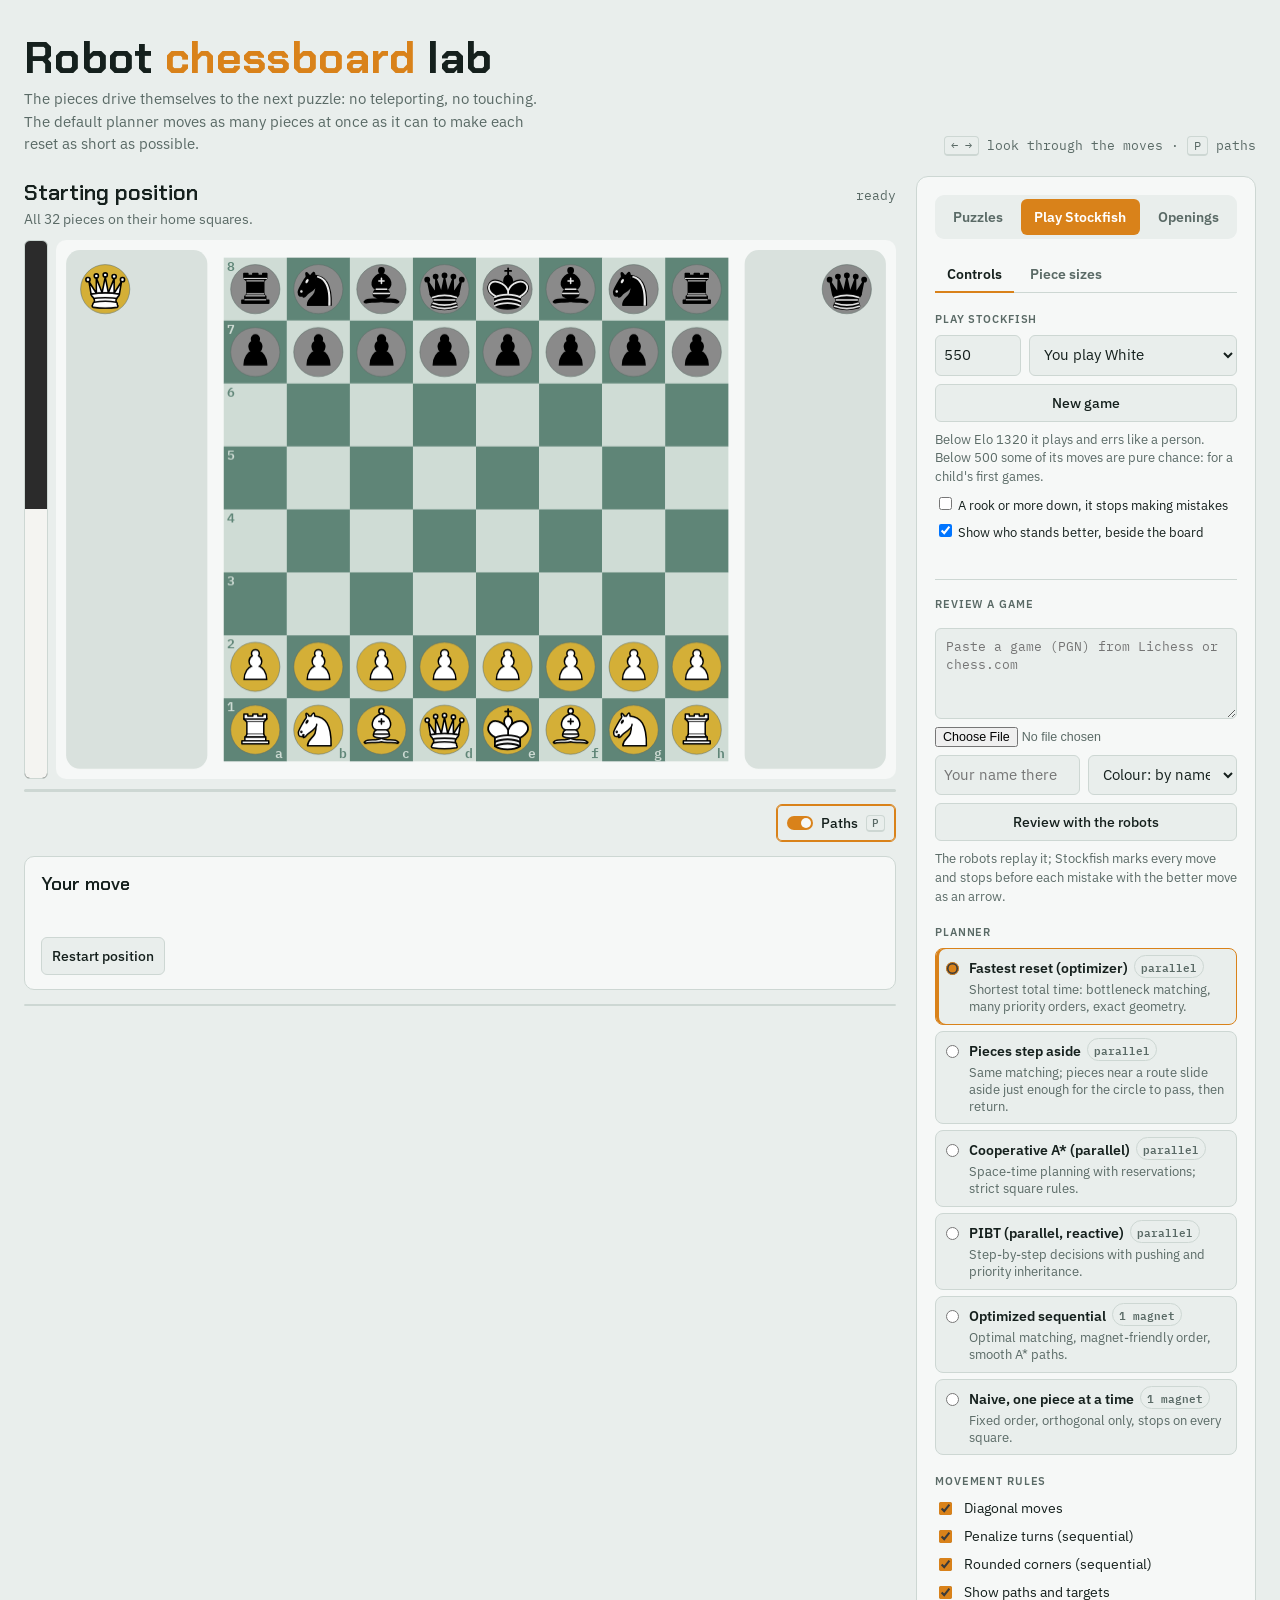
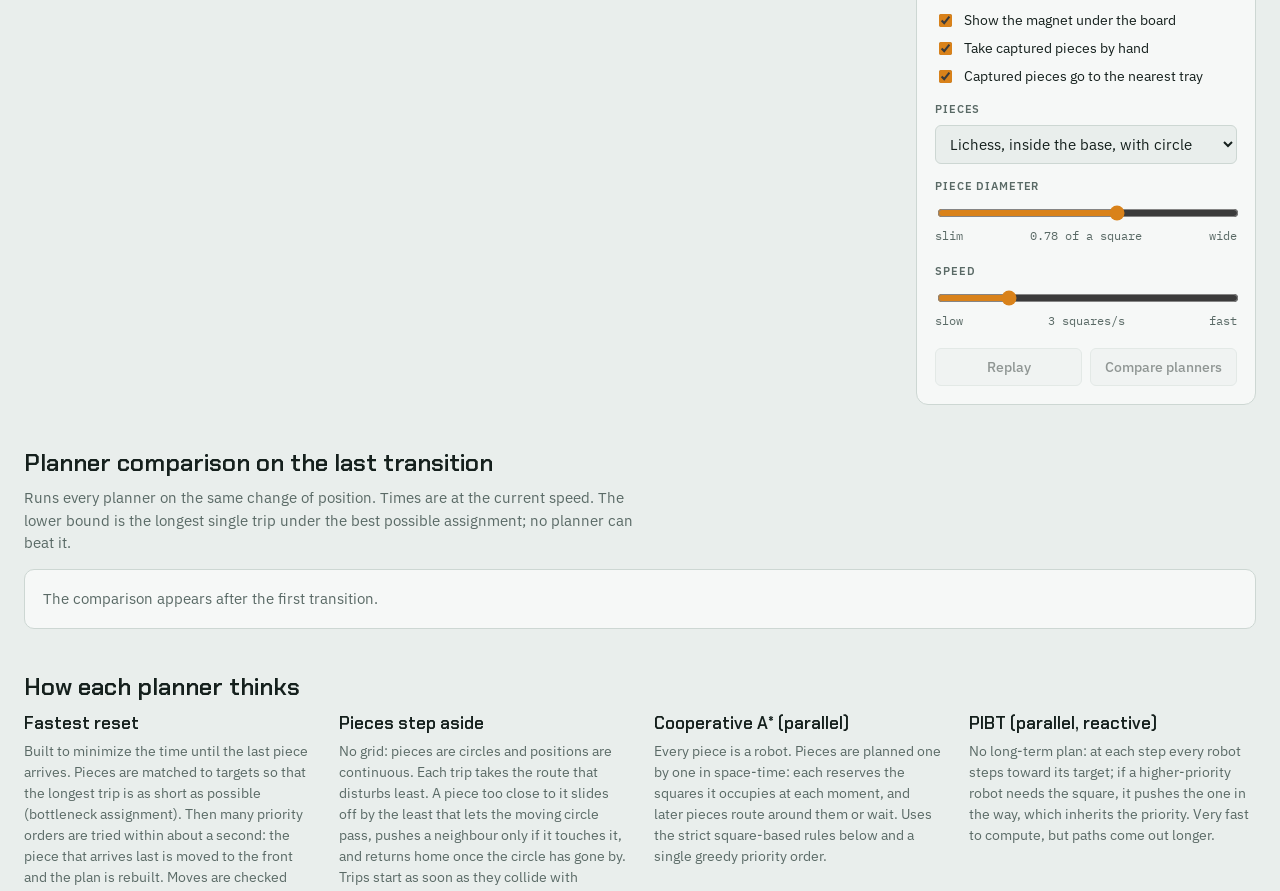
<file: index.html>
<!doctype html>
<html lang="en">
<head>
<meta charset="utf-8">
<title>Robot Chessboard Lab</title>
<meta name="description" content="Simulator for a self-moving chessboard: pieces drive to the next puzzle without colliding, with six path planners to compare, a hundred twin-mate puzzles from Lichess games and a Stockfish opponent.">
<meta property="og:title" content="Robot Chessboard Lab">
<meta property="og:description" content="Simulator for a self-moving chessboard: pieces drive to the next puzzle without colliding, with six path planners to compare, a hundred twin-mate puzzles from Lichess games and a Stockfish opponent.">
<meta property="og:image" content="https://mmereu97.github.io/robot-chessboard-lab/docs/social-preview.png">
<meta property="og:image:width" content="1860">
<meta property="og:image:height" content="972">
<meta property="og:url" content="https://mmereu97.github.io/robot-chessboard-lab/">
<meta property="og:type" content="website">
<meta name="twitter:card" content="summary_large_image">
<meta http-equiv="refresh" content="0; url=static/">
</head>
<body><p><a href="static/">Open Robot Chessboard Lab</a></p></body>
</html>
</file>
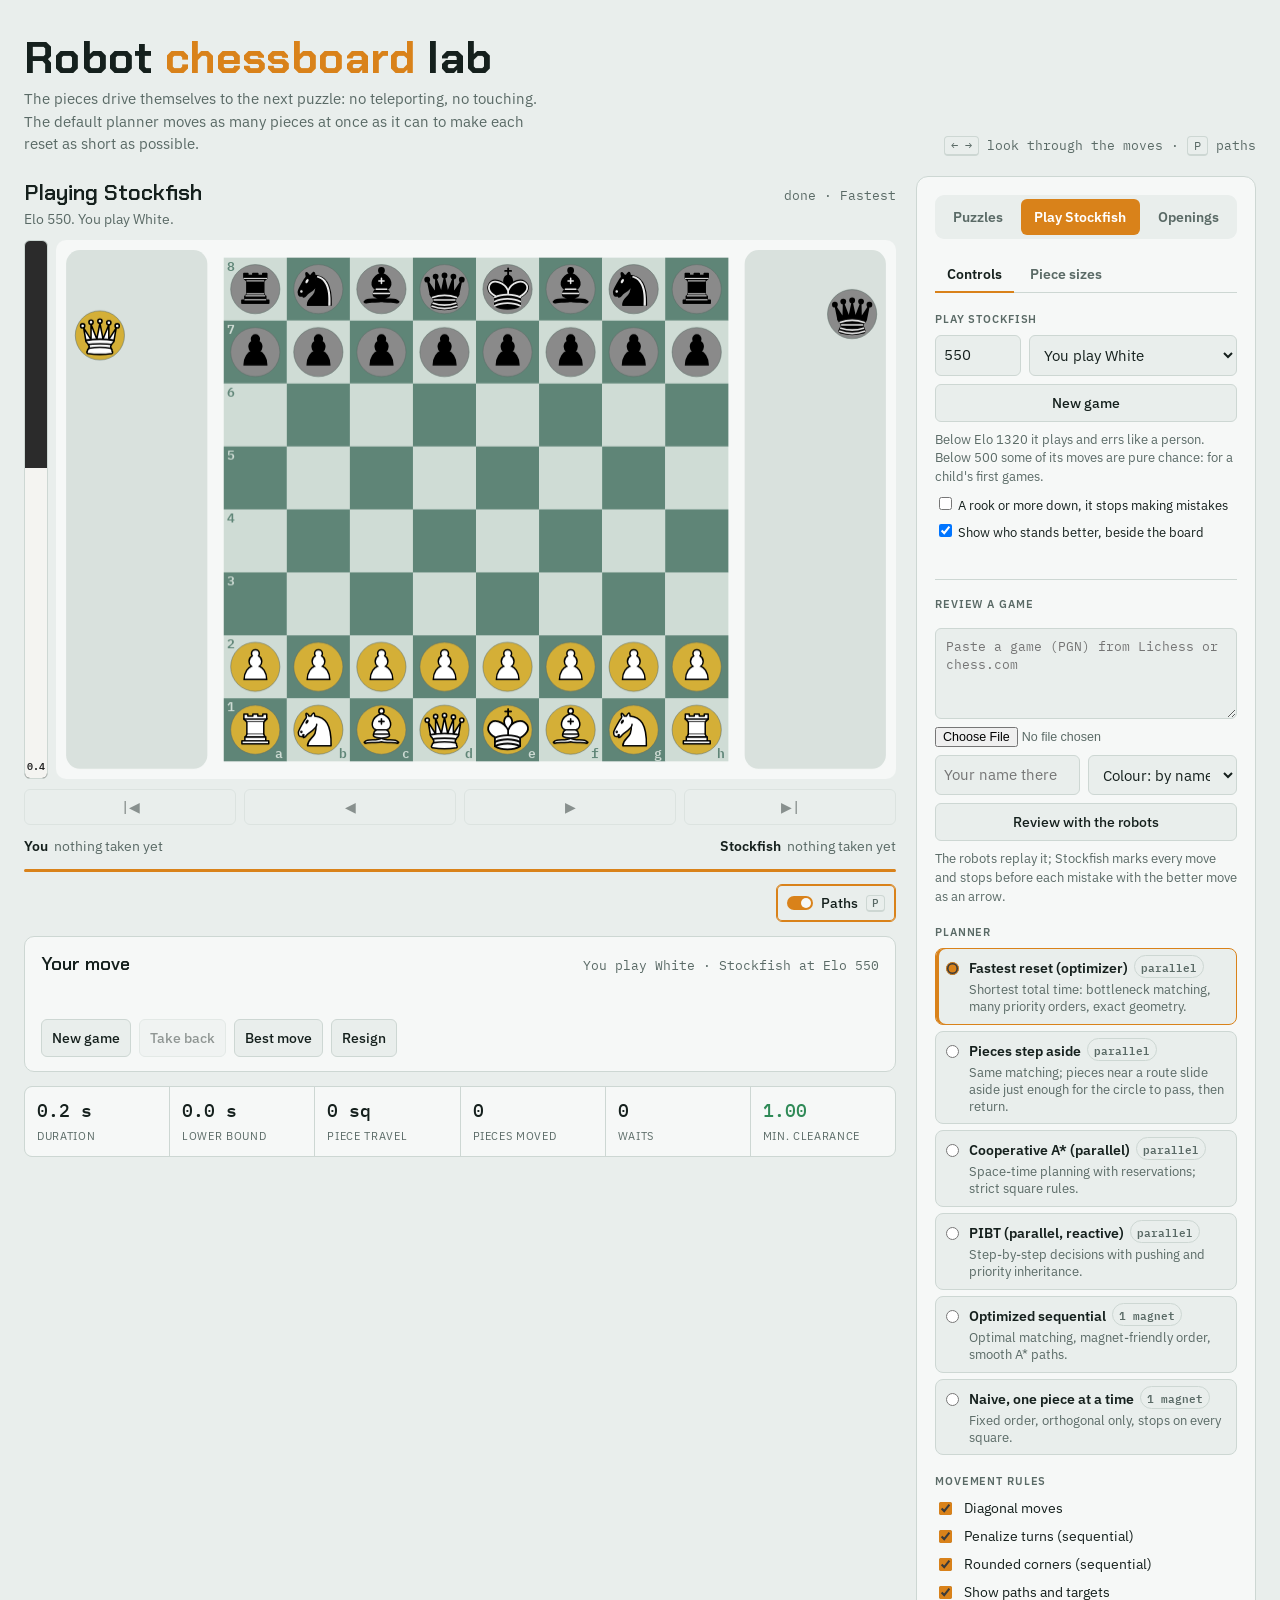
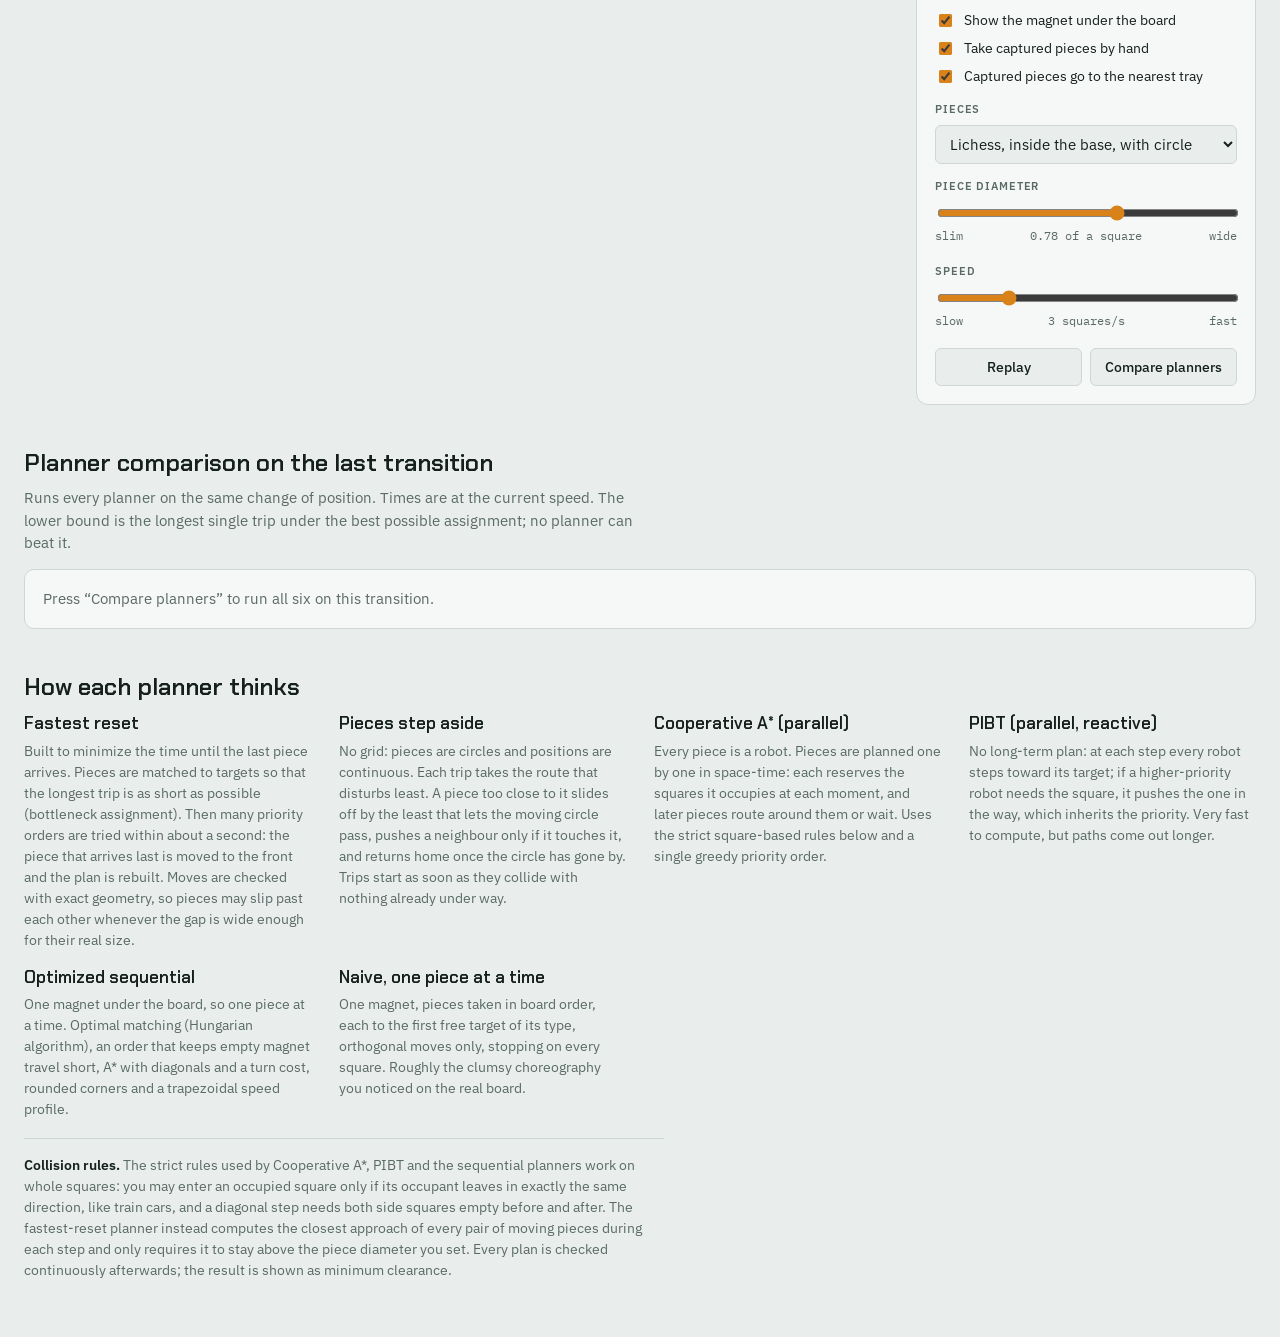
<file: static/index.html>
<!doctype html>
<html lang="en">
<head>
<meta charset="utf-8">
<meta name="viewport" content="width=device-width, initial-scale=1, viewport-fit=cover">
<title>Robot Chessboard Lab</title>
<link rel="preconnect" href="https://fonts.googleapis.com">
<link rel="stylesheet" href="https://fonts.googleapis.com/css2?family=Chakra+Petch:wght@500;600;700&family=IBM+Plex+Sans:wght@400;500;600&family=IBM+Plex+Mono:wght@400;500&display=swap">
<link rel="stylesheet" href="css/style.css?v=20261112f">
</head>
<body>
<div class="wrap">
  <header>
    <div>
      <h1>Robot <span>chessboard</span> lab</h1>
      <p class="lede">The pieces drive themselves to the next puzzle: no teleporting, no touching. The default planner moves as many pieces at once as it can to make each reset as short as possible.</p>
    </div>
    <div class="clock" id="keysHelp"><span class="kbd">Space</span> random · <span class="kbd">← →</span> previous / next · <span class="kbd">R</span> reset · <span class="kbd">P</span> paths</div>
  </header>

  <div class="main">
    <div class="stage">
      <div class="readout">
        <div><div class="pz-name"><span id="pzName">Starting position</span> <span class="pz-done" id="pzDone" hidden>✓ Solved</span></div><div class="pz-desc" id="pzDesc">All 32 pieces on their home squares.</div></div>
        <div class="clock" id="clock">ready</div>
      </div>
      <div class="board-row">
        <div class="eval" id="evalBar" role="img" aria-label="Who stands better" hidden><i id="evalWhite"></i><span id="evalLabel"></span></div>
        <canvas id="cv" width="1270" height="860" aria-label="Chessboard with side trays for pieces not in play"></canvas>
      </div>
      <div class="row game-nav near" id="gNav" hidden>
        <button class="btn" id="gFirst" type="button" title="First position (↑ or Home)" aria-label="First position">|◀</button>
        <button class="btn" id="gBack" type="button" title="Move back (←)" aria-label="Move back">◀</button>
        <button class="btn" id="gForward" type="button" title="Move forward (→)" aria-label="Move forward">▶</button>
        <button class="btn" id="gLive" type="button" title="Back to the current move (↓ or End)" aria-label="Back to the current move">▶|</button>
        <button class="btn play" id="gReviewPlay" type="button" hidden>Play</button>
      </div>
      <div class="material" id="material" hidden>
        <div class="mat-side" id="matYou"></div>
        <div class="mat-side" id="matBot"></div>
      </div>
      <div class="bar"><i id="prog"></i></div>
      <div class="toolbar">
        <button class="btn" id="prevBtn" type="button"><span aria-hidden="true">◀</span> Previous puzzle <span class="kbd">←</span></button>
        <button class="btn" id="gHint" type="button" hidden>Hint</button>
        <button class="btn" id="gSolution" type="button" hidden>Show solution</button>
        <button class="btn" id="nextBtn" type="button">Next puzzle <span aria-hidden="true">▶</span> <span class="kbd">→</span></button>
        <button class="btn" id="unsolvedBtn" type="button" hidden>Next unsolved</button>
        <span class="spacer"></span>
        <button class="btn toggle" id="trailBtn" type="button" aria-pressed="true"><i></i> Paths <span class="kbd">P</span></button>
      </div>
      <div class="game" id="game" hidden>
        <div class="game-head"><div class="game-status" id="gStatus">Your move</div><div class="clock" id="gMode"></div></div>
        <div class="moves" id="gMoves"></div>
        <div class="perf" id="gPerf" hidden></div>
        <div class="row game-promo" id="gPromo" hidden>
          <button class="btn" type="button" data-promo="Q">Queen</button>
          <button class="btn" type="button" data-promo="R">Rook</button>
          <button class="btn" type="button" data-promo="B">Bishop</button>
          <button class="btn" type="button" data-promo="N">Knight</button>
        </div>
        <div class="row">
          <button class="btn" id="gNext" type="button" hidden>Next unsolved <span aria-hidden="true">▶</span></button>
          <button class="btn" id="gRestart" type="button">Restart position</button>
          <button class="btn" id="gUndo" type="button" hidden>Take back</button>
          <button class="btn" id="gBest" type="button" hidden>Best move</button>
          <button class="btn" id="gResign" type="button" hidden>Resign</button>
        </div>
      </div>
      <div class="stats" id="stats"></div>
      <div class="note" id="note"></div>
    </div>

    <aside>
      <div class="mode-tabs" role="tablist" aria-label="What to do">
        <button class="mode-tab on" id="modePuzzles" type="button">Puzzles</button>
        <button class="mode-tab" id="modePlay" type="button">Play Stockfish</button>
        <button class="mode-tab" id="modeOpenings" type="button">Openings</button>
      </div>
      <div class="side-tabs" role="tablist">
        <button class="side-tab on" id="tabMain" type="button">Controls</button>
        <button class="side-tab" id="tabSizes" type="button">Piece sizes</button>
      </div>
      <div class="panel-sizes" id="panelSizes" hidden>
        <p class="sub" style="margin:0 0 12px;font-size:13px">How much of its circle each symbol fills. At 100% it touches the circle. The board shows every change at once.</p>
        <p class="sub" id="sizesNote" style="margin:0 0 12px;font-size:13px;color:var(--warn)" hidden>These sizes apply to the two “inside the base” themes. Choose one under Controls to see them.</p>
        <div id="sizesRows"></div>
        <button class="btn" id="sizesReset" type="button" style="width:100%;margin-top:12px">Back to the default sizes</button>
        <p class="lbl" style="margin-top:18px">Inside the circle</p>
        <div class="fill-row"><label><input type="checkbox" id="fillOnw" checked> White pieces: fill</label><input type="color" id="fillColorw" value="#d4af37" aria-label="Fill colour for White"></div>
        <div class="fill-row"><label><input type="checkbox" id="fillOnb" checked> Black pieces: fill</label><input type="color" id="fillColorb" value="#8a8a8a" aria-label="Fill colour for Black"></div>
        <p class="sub" style="margin:6px 0 0;font-size:12.5px">Unticked, the space around the symbol stays transparent.</p>
      </div>
      <div class="panel-main" id="panelMain">
      <div class="mode-pane" id="panePuzzles">
      <div class="progress" id="progressBox" hidden>
        <div class="progress-head"><b id="progressText"></b><span id="progressPct"></span></div>
        <div class="progress-bar"><i id="progressFill"></i></div>
        <div class="progress-foot"><span id="progressChapter"></span><button class="link-btn" id="progressReset" type="button">Reset progress</button></div>
      </div>
      <div class="pz-help" id="pzHelp"><b id="pzHelpTitle"></b><p id="pzHelpText"></p></div>
      <button class="go" id="goBtn" type="button">Random puzzle <small id="queueTag">→</small></button>
      <button class="btn" id="resetBtn" type="button">Reset board to starting position</button>
      <div>
        <div id="bookWrap" hidden>
        <p class="lbl">Book</p>
        <select id="bookSel" aria-label="Book" style="margin-bottom:14px"></select>
        </div>
        <div id="poolWrap">
        <p class="lbl" id="poolLbl">Random from</p>
        <select id="poolSel" aria-label="Random pool">
          <option value="all">All positions</option>
        </select>
        </div>
        <p class="lbl" id="pickLbl" style="margin-top:14px">Or pick one</p>
        <select id="pzSel" aria-label="Pick a puzzle"></select>
      </div>
      </div>
      <div class="mode-pane" id="panePlay" hidden>
      <div>
        <p class="lbl">Play Stockfish</p>
        <div class="row">
          <input type="number" id="botElo" min="100" max="3000" step="50" value="550" aria-label="Stockfish Elo" title="Elo, 100 to 3000">
          <select id="botColor" aria-label="Your color">
            <option value="w">You play White</option>
            <option value="b">You play Black</option>
            <option value="r">Random color</option>
          </select>
        </div>
        <button class="btn" id="botBtn" type="button" style="width:100%;margin-top:8px">New game</button>
        <p class="sub" style="margin:8px 0 0;font-size:12.5px">Below Elo 1320 it plays and errs like a person. Below 500 some of its moves are pure chance: for a child's first games.</p>
        <label style="display:block;margin-top:8px;font-size:13px"><input type="checkbox" id="botFight"> A rook or more down, it stops making mistakes</label>
        <label style="display:block;margin-top:6px;font-size:13px"><input type="checkbox" id="evalOn" checked> Show who stands better, beside the board</label>
      </div>
      <div class="review-box">
        <p class="lbl">Review a game</p>
        <textarea id="pgnText" rows="4" placeholder="Paste a game (PGN) from Lichess or chess.com" aria-label="PGN of the game"></textarea>
        <input type="file" id="pgnFile" accept=".pgn,.txt,text/plain" aria-label="Or open a .pgn file">
        <div class="row">
          <input type="text" id="reviewName" placeholder="Your name there" aria-label="Your name on Lichess or chess.com" autocomplete="off">
          <select id="reviewMe" aria-label="Your colour in the game"><option value="auto">Colour: by name</option><option value="w">I was White</option><option value="b">I was Black</option></select>
        </div>
        <button class="btn" id="reviewBtn" type="button" style="width:100%">Review with the robots</button>
        <p class="sub" id="reviewMsg" style="margin:0;font-size:12.5px">The robots replay it; Stockfish marks every move and stops before each mistake with the better move as an arrow.</p>
      </div>
      </div>
      <div class="mode-pane" id="paneOpenings" hidden>
      <div class="seg" id="exKind" role="group" aria-label="What to practise">
        <button type="button" data-kind="named" class="on">Named openings</button><button type="button" data-kind="sys">Systems</button>
      </div>
      <div class="ex-setup">
        <div>
          <p class="lbl">I play</p>
          <div class="seg" id="opSide" role="group" aria-label="Your color">
            <button type="button" data-side="w" class="on">White</button><button type="button" data-side="b">Black</button>
          </div>
        </div>
        <div>
          <p class="lbl">Stockfish Elo</p>
          <input type="number" id="opElo" min="100" max="3000" step="50" value="550" aria-label="Stockfish Elo">
        </div>
      </div>
      <button class="go" id="opStart" type="button">New game</button>
      <div class="mode-pane" id="exSys" hidden>
        <div class="op-pick op-follow" id="sysInfo"><span class="lbl" id="sysInfoLbl">System</span><b id="sysName"></b><small id="sysSetup"></small><p class="sys-text" id="sysIdea"></p><p class="sys-text" id="sysPlan"></p></div>
        <div class="op-pick" id="sysNow" hidden><span class="lbl">Now</span><b id="sysProgress"></b><small id="sysNote"></small></div>
        <div>
          <p class="lbl">Systems</p>
          <div class="op-list sys-list" id="sysList"></div>
        </div>
      </div>
      <div class="mode-pane" id="exNamed">
      <div class="op-pick" id="exNow"><span class="lbl">Now</span><b id="exNowName">Starting position</b><small id="exNowMoves">Press New game, then pick an opening below: its ghosts show where your pieces go.</small></div>
      <div class="op-pick op-follow" id="exPick" hidden>
        <span class="lbl">You follow</span><b id="exPickName"></b><small id="exPickMoves"></small>
        <div class="row" style="margin-top:8px"><button class="btn" id="exPlay" type="button">Play</button><button class="btn" id="exDrop" type="button">Stop following</button></div>
      </div>
      <div>
        <p class="lbl">Openings still possible · <span id="exCount"></span></p>
        <input type="search" class="op-search" id="opSearch" placeholder="Filter: Najdorf, B90, Ng5" aria-label="Filter the openings" autocomplete="off" hidden>
        <div class="op-list" id="opList"></div>
      </div>
      <label class="op-adv"><input type="checkbox" id="opAdv"> Advanced: show every variation, and a filter</label>
      <label class="op-adv"><input type="checkbox" id="exAlong" checked> Stockfish plays along with the opening you follow</label>
      </div>
      <label class="op-adv"><input type="checkbox" id="evalOnOp" checked> Show who stands better, beside the board</label>
      <label><span class="lbl">Ghosts</span>
        <select id="opGhosts"><option value="all">All your pieces, at once</option><option value="next">Only your next move</option><option value="off">None</option></select></label>
      <p class="sub" style="margin:0;font-size:12.5px">The list keeps only the openings your game can still turn into, and shrinks with every move, transpositions included. Names and moves: lichess-org/chess-openings (3,865 openings).</p>
      </div>
      <div>
        <p class="lbl">Planner</p>
        <div class="algos" id="algos"></div>
      </div>
      <div>
        <p class="lbl">Movement rules</p>
        <div class="rules">
          <label><input type="checkbox" id="optDiag" checked> Diagonal moves</label>
          <label><input type="checkbox" id="optTurn" checked> Penalize turns (sequential)</label>
          <label><input type="checkbox" id="optSmooth" checked> Rounded corners (sequential)</label>
          <label><input type="checkbox" id="optTrails" checked> Show paths and targets</label>
          <label><input type="checkbox" id="optCar" checked> Show the magnet under the board</label>
          <label><input type="checkbox" id="optHand" checked> Take captured pieces by hand</label>
          <label><input type="checkbox" id="optSide" checked> Captured pieces go to the nearest tray</label>
        </div>
        <p class="lbl" style="margin-top:14px">Pieces</p>
        <select id="pieceTheme" aria-label="Piece theme">
          <option value="discs">Discs</option>
          <option value="classic">Lichess</option>
          <option value="true">Lichess, inside the base</option>
          <option value="ring" selected>Lichess, inside the base, with circle</option>
        </select>
        <p class="lbl" style="margin-top:14px">Piece diameter</p>
        <input type="range" id="diam" min="0.6" max="0.9" step="0.02" value="0.76" aria-label="Piece diameter">
        <div class="speed"><span>slim</span><span id="diamVal">0.76 of a square</span><span>wide</span></div>
      </div>
      <div>
        <p class="lbl">Speed</p>
        <input type="range" id="speed" min="1" max="10" step="0.5" value="3" aria-label="Speed">
        <div class="speed"><span>slow</span><span id="speedVal">3 squares/s</span><span>fast</span></div>
      </div>
      <div class="row">
        <button class="btn" id="replayBtn" type="button" disabled>Replay</button>
        <button class="btn" id="cmpBtn" type="button" disabled>Compare planners</button>
      </div>
      </div>
    </aside>
  </div>

  <section>
    <h2>Planner comparison on the last transition</h2>
    <p class="sub" id="cmpSub">Runs every planner on the same change of position. Times are at the current speed. The lower bound is the longest single trip under the best possible assignment; no planner can beat it.</p>
    <div class="tablewrap"><div class="empty" id="cmpEmpty">The comparison appears after the first transition.</div><table id="cmpTable" hidden>
      <thead><tr><th>Planner</th><th class="num">Duration</th><th class="num">vs. lower bound</th><th class="num">Piece travel</th><th class="num">Empty magnet travel</th><th class="num">Pieces moved</th><th class="num">Detours / waits</th><th class="num">Min. clearance</th><th class="num">Compute</th><th></th></tr></thead>
      <tbody id="cmpBody"></tbody></table></div>
  </section>

  <section>
    <h2>How each planner thinks</h2>
    <div class="cols">
      <article><h3>Fastest reset</h3><p>Built to minimize the time until the last piece arrives. Pieces are matched to targets so that the longest trip is as short as possible (bottleneck assignment). Then many priority orders are tried within about a second: the piece that arrives last is moved to the front and the plan is rebuilt. Moves are checked with exact geometry, so pieces may slip past each other whenever the gap is wide enough for their real size.</p></article>
      <article><h3>Pieces step aside</h3><p>No grid: pieces are circles and positions are continuous. Each trip takes the route that disturbs least. A piece too close to it slides off by the least that lets the moving circle pass, pushes a neighbour only if it touches it, and returns home once the circle has gone by. Trips start as soon as they collide with nothing already under way.</p></article>
      <article><h3>Cooperative A* (parallel)</h3><p>Every piece is a robot. Pieces are planned one by one in space-time: each reserves the squares it occupies at each moment, and later pieces route around them or wait. Uses the strict square-based rules below and a single greedy priority order.</p></article>
      <article><h3>PIBT (parallel, reactive)</h3><p>No long-term plan: at each step every robot steps toward its target; if a higher-priority robot needs the square, it pushes the one in the way, which inherits the priority. Very fast to compute, but paths come out longer.</p></article>
      <article><h3>Optimized sequential</h3><p>One magnet under the board, so one piece at a time. Optimal matching (Hungarian algorithm), an order that keeps empty magnet travel short, A* with diagonals and a turn cost, rounded corners and a trapezoidal speed profile.</p></article>
      <article><h3>Naive, one piece at a time</h3><p>One magnet, pieces taken in board order, each to the first free target of its type, orthogonal moves only, stopping on every square. Roughly the clumsy choreography you noticed on the real board.</p></article>
    </div>
    <div class="rulebox">
      <b>Collision rules.</b> The strict rules used by Cooperative A*, PIBT and the sequential planners work on whole squares: you may enter an occupied square only if its occupant leaves in exactly the same direction, like train cars, and a diagonal step needs both side squares empty before and after. The fastest-reset planner instead computes the closest approach of every pair of moving pieces during each step and only requires it to stay above the piece diameter you set. Every plan is checked continuously afterwards; the result is shown as minimum clearance.
    </div>
  </section>
</div>

<script src="js/engine.js?v=20261112f"></script>
<script src="js/puzzles.js?v=20261112f"></script>
<script src="js/twins.js?v=20261112f"></script>
<script>if (/^(localhost$|127\.)/.test(location.hostname)) document.write('<script src="js/puzzles-private.js"><\/script>');</script>
<script src="js/chess.js?v=20261112f"></script>
<script src="js/pieces.js?v=20261112f"></script>
<script src="js/app.js?v=20261112f"></script>
<script src="js/openings.js?v=20261112f"></script>
<script src="js/systems.js?v=20261112f"></script>
<script src="js/review.js?v=20261112f"></script>
</body>
</html>
</file>
<file: static/css/style.css>
/* Layout: tabla fizică în stânga ca instrument de laborator, panou de comandă în dreapta, tabel comparativ dedesubt */
:root {
  --bg: #e9eeec; --panel: #f6f8f7; --ink: #15201d; --muted: #5a6a66; --line: #cdd7d3;
  --sq-light: #cfdcd5; --sq-dark: #5f8577; --tray: #d9e1dd; --tray-slot: #c5d0cb;
  --accent: #d9821a; --accent-ink: #ffffff; --good: #2f8a57; --warn: #b8571d;
  --pw: #f5f3ec; --pw-ink: #1d2320; --pb: #262d2b; --pb-ink: #efede6; --shadow: rgba(10,25,20,.28); --arrow: #17796b;
  --f-display: 'Chakra Petch', 'Segoe UI', system-ui, sans-serif;
  --f-body: 'IBM Plex Sans', 'Segoe UI', system-ui, sans-serif;
  --f-mono: 'IBM Plex Mono', ui-monospace, 'SFMono-Regular', Menlo, monospace;
}
@media (prefers-color-scheme: dark) { :root:not([data-theme="light"]) {
  --bg: #0e1412; --panel: #151d1a; --ink: #e3ebe7; --muted: #8d9e98; --line: #27332f;
  --sq-light: #a3b7ad; --sq-dark: #436a5c; --tray: #1b2522; --tray-slot: #26332f;
  --accent: #f0a043; --accent-ink: #1a1208; --good: #5cc28a; --warn: #f08a4b;
  --pw: #f1efe7; --pw-ink: #1d2320; --pb: #1c2321; --pb-ink: #ece9e1; --shadow: rgba(0,0,0,.55); --arrow: #2fae98;
  color-scheme: dark; } }
:root[data-theme="dark"] {
  --bg: #0e1412; --panel: #151d1a; --ink: #e3ebe7; --muted: #8d9e98; --line: #27332f;
  --sq-light: #a3b7ad; --sq-dark: #436a5c; --tray: #1b2522; --tray-slot: #26332f;
  --accent: #f0a043; --accent-ink: #1a1208; --good: #5cc28a; --warn: #f08a4b;
  --pw: #f1efe7; --pw-ink: #1d2320; --pb: #1c2321; --pb-ink: #ece9e1; --shadow: rgba(0,0,0,.55); --arrow: #2fae98;
  color-scheme: dark; }
* { box-sizing: border-box; }
body { background: var(--bg); color: var(--ink); font-family: var(--f-body); font-size: 15px; line-height: 1.5; }
.wrap { max-width: 1560px; margin: 0 auto; padding-block: 28px 48px;
  padding-left: max(16px, env(safe-area-inset-left, 0px)); padding-right: max(16px, env(safe-area-inset-right, 0px)); }
header { display: flex; flex-wrap: wrap; align-items: end; justify-content: space-between; gap: 12px 32px; margin-bottom: 20px; }
h1 { font-family: var(--f-display); font-weight: 700; font-size: clamp(28px, 4.4vw, 44px); line-height: 1; letter-spacing: .01em; margin: 0; text-wrap: balance; }
h1 span { color: var(--accent); }
.lede { color: var(--muted); max-width: 58ch; margin: 8px 0 0; }
.kbd { font-family: var(--f-mono); font-size: 12px; border: 1px solid var(--line); border-bottom-width: 2px; padding: 1px 6px; border-radius: 4px; color: var(--muted); }
.main { display: grid; grid-template-columns: minmax(0, 1fr) 340px; gap: 20px; align-items: start; }
@media (max-width: 940px) { .main { grid-template-columns: minmax(0, 1fr); } }
.stage { min-width: 0; }
.readout { display: flex; flex-wrap: wrap; align-items: baseline; justify-content: space-between; gap: 6px 16px; margin-bottom: 10px; }
.pz-name { font-family: var(--f-display); font-weight: 600; font-size: 22px; }
.pz-desc { color: var(--muted); font-size: 14px; }
.clock { font-family: var(--f-mono); font-size: 13px; color: var(--muted); font-variant-numeric: tabular-nums; }
canvas { display: block; width: 100%; height: auto; border-radius: 10px; background: var(--panel); touch-action: manipulation; }
.board-row { display: flex; gap: 8px; align-items: stretch; justify-content: center; }
.board-row canvas { flex: 1 1 0; min-width: 0; width: auto; }
.eval { position: relative; flex: 0 0 24px; border-radius: 6px; overflow: hidden; background: #2b2b2b; border: 1px solid var(--line); }
.eval[hidden] { display: none; }
.eval i { position: absolute; left: 0; right: 0; bottom: 0; height: 50%; background: #f4f4f1; transition: height .35s ease; }
.eval.flip i { top: 0; bottom: auto; }
.eval span { position: absolute; left: 0; right: 0; text-align: center; font: 600 10px var(--f-mono); letter-spacing: -.3px; }
@media (prefers-reduced-motion: reduce) { .eval i { transition: none; } }
.material { display: flex; flex-wrap: wrap; justify-content: space-between; gap: 6px 18px; margin-top: 8px; font-size: 13.5px; }
.material[hidden] { display: none; }
.mat-side { display: flex; align-items: center; gap: 6px; min-height: 26px; min-width: 0; flex-wrap: wrap; }
.mat-side b { font-weight: 600; }
.mat-side .pcs { display: inline-flex; flex-wrap: wrap; }
.mat-side .pcs img { width: 22px; height: 22px; margin-right: -7px; }
.mat-side .pcs img.gap { margin-left: 8px; }
.mat-side em { font-style: normal; font-family: var(--f-mono); font-weight: 600; color: var(--good); margin-left: 9px; }
.mat-side .none { color: var(--muted); }
.bar { height: 3px; background: var(--line); border-radius: 2px; margin-top: 10px; overflow: hidden; }
.bar i { display: block; height: 100%; width: 0; background: var(--accent); }
.stats { display: grid; grid-template-columns: repeat(auto-fit, minmax(118px, 1fr)); gap: 1px; margin-top: 14px; background: var(--line); border: 1px solid var(--line); border-radius: 8px; overflow: hidden; }
.stat { background: var(--panel); padding: 10px 12px; min-width: 0; }
.stat b { display: block; font-family: var(--f-mono); font-weight: 500; font-size: 18px; font-variant-numeric: tabular-nums; }
.stat span { font-size: 11px; text-transform: uppercase; letter-spacing: .06em; color: var(--muted); }
.stat.ok b { color: var(--good); } .stat.bad b { color: var(--warn); }
.note { margin-top: 10px; font-size: 13px; color: var(--warn); min-height: 1em; }
aside { display: flex; flex-direction: column; gap: 18px; background: var(--panel); border: 1px solid var(--line); border-radius: 12px; padding: 18px; }
.go { appearance: none; border: 0; cursor: pointer; width: 100%; background: var(--accent); color: var(--accent-ink);
  font-family: var(--f-display); font-weight: 700; font-size: 19px; letter-spacing: .02em; padding: 14px 16px; border-radius: 8px;
  display: flex; justify-content: space-between; align-items: center; transition: transform .12s ease, filter .12s; }
.go:hover { filter: brightness(1.05); } .go:active { transform: translateY(1px); }
.go small { font-family: var(--f-mono); font-weight: 400; font-size: 12px; opacity: .8; }
:focus-visible { outline: 2px solid var(--accent); outline-offset: 2px; }
.lbl { font-size: 11px; text-transform: uppercase; letter-spacing: .08em; color: var(--muted); margin: 0 0 8px; font-weight: 600; }
select { width: 100%; font: inherit; color: var(--ink); background: var(--bg); border: 1px solid var(--line); border-radius: 6px; padding: 8px 10px; }
.algos { display: grid; gap: 6px; }
.algo { display: grid; grid-template-columns: auto 1fr; gap: 2px 10px; align-items: start; padding: 9px 10px; border: 1px solid var(--line); border-radius: 8px; cursor: pointer; background: var(--bg); }
.algo input { margin: 4px 0 0; accent-color: var(--accent); }
.algo strong { font-weight: 600; font-size: 14px; }
.algo em { grid-column: 2; font-style: normal; font-size: 12.5px; color: var(--muted); line-height: 1.35; }
.algo:has(input:checked) { border-color: var(--accent); box-shadow: inset 3px 0 0 var(--accent); }
.tag { font-family: var(--f-mono); font-size: 10.5px; padding: 1px 6px; border-radius: 99px; border: 1px solid var(--line); color: var(--muted); margin-left: 6px; vertical-align: 1px; }
.rules { display: grid; gap: 7px; }
.rules label { display: flex; gap: 9px; align-items: center; font-size: 14px; cursor: pointer; }
.rules input { accent-color: var(--accent); }
.row { display: flex; gap: 8px; }
.btn { appearance: none; flex: 1; cursor: pointer; font: 500 13.5px var(--f-body); color: var(--ink); background: var(--bg); border: 1px solid var(--line); border-radius: 6px; padding: 9px 10px; }
.btn:hover { border-color: var(--muted); }
.btn[disabled] { opacity: .45; cursor: default; }
input[type=range] { width: 100%; accent-color: var(--accent); }
input[type=number] { width: 86px; flex: none; font: inherit; color: var(--ink); background: var(--bg); border: 1px solid var(--line); border-radius: 6px; padding: 8px; }
.speed { display: flex; justify-content: space-between; font-family: var(--f-mono); font-size: 12px; color: var(--muted); }
section { margin-top: 40px; }
h2 { font-family: var(--f-display); font-weight: 600; font-size: 24px; margin: 0 0 6px; text-wrap: balance; }
.sub { color: var(--muted); margin: 0 0 14px; max-width: 70ch; }
.tablewrap { overflow-x: auto; border: 1px solid var(--line); border-radius: 10px; background: var(--panel); }
table { border-collapse: collapse; width: 100%; min-width: 720px; font-size: 14px; }
th, td { text-align: left; padding: 10px 12px; border-bottom: 1px solid var(--line); white-space: nowrap; }
th { font-size: 11px; text-transform: uppercase; letter-spacing: .06em; color: var(--muted); font-weight: 600; }
td.num { font-family: var(--f-mono); font-variant-numeric: tabular-nums; text-align: right; }
th.num { text-align: right; }
tr:last-child td { border-bottom: 0; }
td.best { color: var(--good); font-weight: 500; }
.meter { display: inline-block; height: 6px; border-radius: 3px; background: var(--accent); vertical-align: middle; margin-right: 8px; opacity: .8; }
.empty { padding: 18px; color: var(--muted); }
.cols { display: grid; grid-template-columns: repeat(auto-fit, minmax(260px, 1fr)); gap: 14px 28px; }
.cols article { min-width: 0; }
.cols h3 { font-family: var(--f-display); font-size: 17px; margin: 0 0 4px; font-weight: 600; }
.cols p { margin: 0; color: var(--muted); font-size: 14px; max-width: 62ch; }
.rulebox { margin-top: 18px; border-top: 1px solid var(--line); padding-top: 16px; font-size: 14px; color: var(--muted); max-width: 80ch; }
.rulebox b { color: var(--ink); font-weight: 600; }
.toolbar { display: flex; flex-wrap: wrap; gap: 8px; margin-top: 12px; align-items: center; }
.toolbar .btn { flex: 0 1 auto; display: inline-flex; align-items: center; gap: 8px; }
.toolbar .btn .kbd { padding: 0 5px; font-size: 11px; }
.toolbar .spacer { flex: 1 1 auto; }
.toggle[aria-pressed="true"] { border-color: var(--accent); color: var(--ink); box-shadow: inset 0 0 0 1px var(--accent); }
.toggle i { width: 26px; height: 14px; border-radius: 7px; background: var(--line); position: relative; flex: none; transition: background .15s; }
.toggle i::after { content: ""; position: absolute; top: 2px; left: 2px; width: 10px; height: 10px; border-radius: 50%; background: var(--panel); transition: transform .15s; }
.toggle[aria-pressed="true"] i { background: var(--accent); }
.toggle[aria-pressed="true"] i::after { transform: translateX(12px); }
.game { margin-top: 14px; border: 1px solid var(--line); border-radius: 10px; background: var(--panel); padding: 14px 16px; display: grid; gap: 10px; }
.game-head { display: flex; flex-wrap: wrap; justify-content: space-between; align-items: baseline; gap: 6px 14px; }
.game-status { font-family: var(--f-display); font-weight: 600; font-size: 18px; }
.game-status.win { color: var(--good); } .game-status.lose { color: var(--warn); }
.moves { font-family: var(--f-mono); font-size: 13.5px; color: var(--muted); min-height: 1.4em; overflow-wrap: anywhere; }
.moves b { color: var(--ink); font-weight: 500; }
.moves .mv { cursor: pointer; border-radius: 3px; padding: 0 2px; }
.moves .mv:hover { color: var(--ink); }
.moves .mv.on { color: var(--ink); background: var(--line); }
.game-nav[hidden], .game-promo[hidden] { display: none; }
.game .game-promo .btn { flex: 1 1 0; }
.game .game-nav .btn { flex: 1 1 0; font-family: var(--f-mono); }
.btn.confirm { border-color: var(--warn); color: var(--warn); }
.game .row { flex-wrap: wrap; }
.game .btn { flex: 0 1 auto; }
canvas.clickable { cursor: pointer; }
@media (prefers-reduced-motion: reduce) { .go { transition: none; } }
canvas.holding { cursor: grabbing; }
#cv.clickable { touch-action: none; }
#cv.dragging { cursor: grabbing; }
.mode-tabs { display: grid; grid-template-columns: repeat(3, auto); gap: 4px; padding: 4px; background: var(--bg); border-radius: 9px; }
.mode-tab { appearance: none; border: 0; background: none; cursor: pointer; font: 600 13.5px var(--f-body); color: var(--muted); padding: 9px 6px; border-radius: 6px; }
.mode-tab.on { background: var(--accent); color: var(--accent-ink); }
.mode-pane { display: grid; gap: inherit; }
.mode-pane[hidden], .toolbar .btn[hidden], .go[hidden] { display: none; }
.progress { display: grid; gap: 7px; }
.progress[hidden] { display: none; }
.progress-head, .progress-foot { display: flex; justify-content: space-between; align-items: baseline; gap: 10px; font-size: 13px; color: var(--muted); }
.progress-head b { color: var(--ink); font-weight: 600; font-size: 14px; }
.progress-head span { font-family: var(--f-mono); color: var(--ink); }
.progress-bar { height: 10px; border-radius: 99px; background: var(--bg); overflow: hidden; }
.progress-bar i { display: block; height: 100%; width: 0; background: var(--good); border-radius: 99px; transition: width .5s ease; }
.link-btn { appearance: none; border: 0; background: none; padding: 0; cursor: pointer; font: inherit; font-size: 12px; color: var(--muted); text-decoration: underline; }
.pz-help { border-left: 3px solid var(--accent); padding: 2px 0 2px 11px; }
.pz-help b { font-weight: 600; font-size: 14px; }
.pz-help p { margin: 4px 0 0; font-size: 13px; line-height: 1.45; color: var(--muted); }
.pz-help:not(:has(b:not(:empty))) { display: none; }
.pz-done { font: 600 14px var(--f-body); color: var(--good); white-space: nowrap; }
.pz-done[hidden] { display: none; }
canvas.cheer-canvas { position: fixed; inset: 0; display: block; width: 100vw; height: 100vh; max-width: none; pointer-events: none; z-index: 50; background: transparent; border: 0; border-radius: 0; box-shadow: none; margin: 0; }
.cheer-banner { position: fixed; left: 50%; top: 38%; transform: translate(-50%, -50%); pointer-events: none; z-index: 51; padding: 16px 30px; border-radius: 14px; background: var(--panel); color: var(--ink); border: 2px solid var(--accent); box-shadow: 0 12px 40px rgba(0,0,0,.28); text-align: center; animation: cheer 3s ease both; max-width: calc(100vw - 32px); }
.cheer-banner b { display: block; font: 700 30px var(--f-display); color: var(--accent); }
.cheer-banner span { display: block; margin-top: 3px; font-size: 14px; color: var(--muted); }
@keyframes cheer { 0% { opacity: 0; transform: translate(-50%, -50%) scale(.7); } 10% { opacity: 1; transform: translate(-50%, -50%) scale(1.04); } 16% { transform: translate(-50%, -50%) scale(1); } 80% { opacity: 1; } 100% { opacity: 0; transform: translate(-50%, -50%) scale(1); } }
.side-tabs { display: flex; gap: 4px; border-bottom: 1px solid var(--line); }
.side-tab { appearance: none; border: 0; background: none; cursor: pointer; font: 600 13.5px var(--f-body); color: var(--muted); padding: 8px 12px; border-bottom: 2px solid transparent; margin-bottom: -1px; }
.side-tab.on { color: var(--ink); border-bottom-color: var(--accent); }
.panel-main { display: grid; gap: inherit; min-width: 0; }
.panel-main[hidden], .panel-sizes[hidden] { display: none; }
.size-row { display: grid; grid-template-columns: 30px 50px minmax(0, 1fr) 72px 12px; align-items: center; gap: 8px; padding: 5px 0; font-size: 13px; }
.size-row img { width: 30px; height: 30px; }
.size-row input[type=number] { width: 100%; padding: 6px; }
.size-row i { font-style: normal; color: var(--muted); }
.fill-row { display: flex; align-items: center; justify-content: space-between; gap: 10px; padding: 4px 0; font-size: 13px; }
.fill-row input[type=color] { width: 44px; height: 28px; padding: 2px; border: 1px solid var(--line); border-radius: 6px; background: var(--bg); cursor: pointer; }

/* openings: a search, the popular families, a list, and two choices */
.op-search { width: 100%; box-sizing: border-box; font: inherit; color: var(--ink); background: var(--bg); border: 1px solid var(--line); border-radius: 6px; padding: 8px 10px; }
.op-chips { display: flex; flex-wrap: wrap; gap: 6px; }
.op-chip { appearance: none; border: 1px solid var(--line); background: var(--bg); color: var(--ink); border-radius: 99px; padding: 4px 10px; font: 12.5px var(--f-body); cursor: pointer; }
.op-chip:hover { border-color: var(--accent); }
.op-chip.on { background: var(--accent); color: var(--accent-ink); border-color: transparent; }
.op-list { height: 340px; overflow-y: auto; border: 1px solid var(--line); border-radius: 8px; background: var(--bg); }
.op-row { display: block; width: 100%; text-align: left; appearance: none; border: 0; border-bottom: 1px solid var(--line); background: none; color: var(--ink); padding: 8px 10px; cursor: pointer; font: 13.5px/1.3 var(--f-body); }
.op-row:hover { background: var(--panel); }
.op-row.on { background: var(--panel); box-shadow: inset 3px 0 0 var(--accent); font-weight: 600; }
.op-row small { display: block; color: var(--muted); font: 11.5px var(--f-mono); margin-top: 3px; white-space: nowrap; overflow: hidden; text-overflow: ellipsis; font-weight: 400; }
.op-row .n { float: right; margin-left: 8px; color: var(--muted); font: 12px var(--f-mono); }
.op-row .ok { color: var(--good); font-weight: 600; }
.op-back { font-weight: 600; color: var(--accent); }
.op-empty { margin: 0; padding: 14px 10px; color: var(--muted); font-size: 13px; }
.seg { display: grid; grid-template-columns: 1fr 1fr; gap: 4px; padding: 4px; background: var(--bg); border-radius: 9px; }
.seg button { appearance: none; border: 0; background: none; cursor: pointer; font: 600 14px var(--f-body); color: var(--muted); padding: 8px 6px; border-radius: 6px; }
.seg button.on { background: var(--ink); color: var(--panel); }
.op-pick { border: 1px solid var(--line); border-left: 3px solid var(--accent); border-radius: 8px; padding: 10px 12px; background: var(--bg); }
.op-pick b { display: block; font-size: 14px; }
.op-pick small { display: block; margin-top: 4px; color: var(--muted); font: 12px/1.5 var(--f-mono); }
.op-adv { font-size: 13px; color: var(--muted); cursor: pointer; }
#opElo { width: 100%; box-sizing: border-box; }
.ex-setup { display: grid; grid-template-columns: 1fr 110px; gap: 12px; align-items: end; }
.op-pick .lbl { display: block; margin-bottom: 2px; }
.op-follow { border-left-color: var(--good); }
.op-row.sub { padding-left: 24px; font-size: 13px; }
.op-row .fam-open { color: var(--accent); }
.op-div { margin: 0; padding: 7px 10px; font: 600 11px var(--f-body); letter-spacing: .06em; text-transform: uppercase; color: var(--muted); background: var(--panel); border-bottom: 1px solid var(--line); }
.sys-text { margin: 6px 0 0; font-size: 12.5px; line-height: 1.45; color: var(--ink); }
.sys-list { height: 300px; }
.op-row .tag { display: inline-block; min-width: 14px; margin-right: 6px; font: 600 10px var(--f-mono); padding: 1px 5px; border-radius: 4px; border: 1px solid var(--line); vertical-align: 1px; }
.op-row .tag.w { background: var(--pw); color: var(--pw-ink); }
.op-row .tag.b { background: var(--pb); color: var(--pb-ink); }
.op-row .known { color: var(--good); font-size: 11px; font-weight: 600; margin-left: 6px; }
.review-box { display: grid; gap: 8px; margin-top: 18px; padding-top: 16px; border-top: 1px solid var(--line); }
.review-box textarea { width: 100%; box-sizing: border-box; font: 12.5px/1.45 var(--f-mono); color: var(--ink); background: var(--bg); border: 1px solid var(--line); border-radius: 6px; padding: 8px 10px; resize: vertical; }
.review-box input[type=file] { font-size: 12.5px; color: var(--muted); max-width: 100%; }
.review-box input[type=text] { flex: 1; min-width: 0; font: inherit; color: var(--ink); background: var(--bg); border: 1px solid var(--line); border-radius: 6px; padding: 8px; }
.review-box .row select { flex: 1; min-width: 0; }
.mv .rv { font-family: var(--f-mono); margin-left: 1px; }
.mv .rv1i { color: var(--accent); }
.mv .rv1 { color: var(--warn); }
.mv .rv2 { color: #d23c2c; }
.game-nav.near { display: flex; gap: 8px; margin-top: 10px; }
.game-nav.near[hidden] { display: none; }
.game-nav.near .btn { flex: 1 1 0; font-family: var(--f-mono); padding-block: 8px; }
.game-nav.near .btn.play { flex: 1.4 1 0; font-family: var(--f-body); font-weight: 600; background: var(--accent); color: var(--accent-ink); border-color: transparent; }
.game-nav.near .btn.play[hidden] { display: none; }
.game-nav.near .btn.play:disabled { background: var(--panel); color: var(--muted); border-color: var(--line); }
.perf { display: grid; gap: 6px; padding: 10px 12px; border: 1px solid var(--line); border-left: 3px solid var(--good); border-radius: 8px; background: var(--bg); }
.perf[hidden] { display: none; }
.perf-head { display: flex; flex-wrap: wrap; gap: 4px 10px; align-items: baseline; }
.perf-note { font-size: 12px; color: var(--muted); }
.perf-row { display: grid; grid-template-columns: minmax(0, 1fr) auto minmax(0, 1.4fr); gap: 12px; align-items: baseline; font-size: 14px; }
.perf-row > b { font: 600 16px var(--f-mono); font-variant-numeric: tabular-nums; }
.perf-wait { font-size: 13px; color: var(--muted); }
.perf .btn { justify-self: start; }
.perf-row small { color: var(--muted); font-size: 12px; }
.perf-row.avg { padding-top: 6px; border-top: 1px solid var(--line); }
</file>
